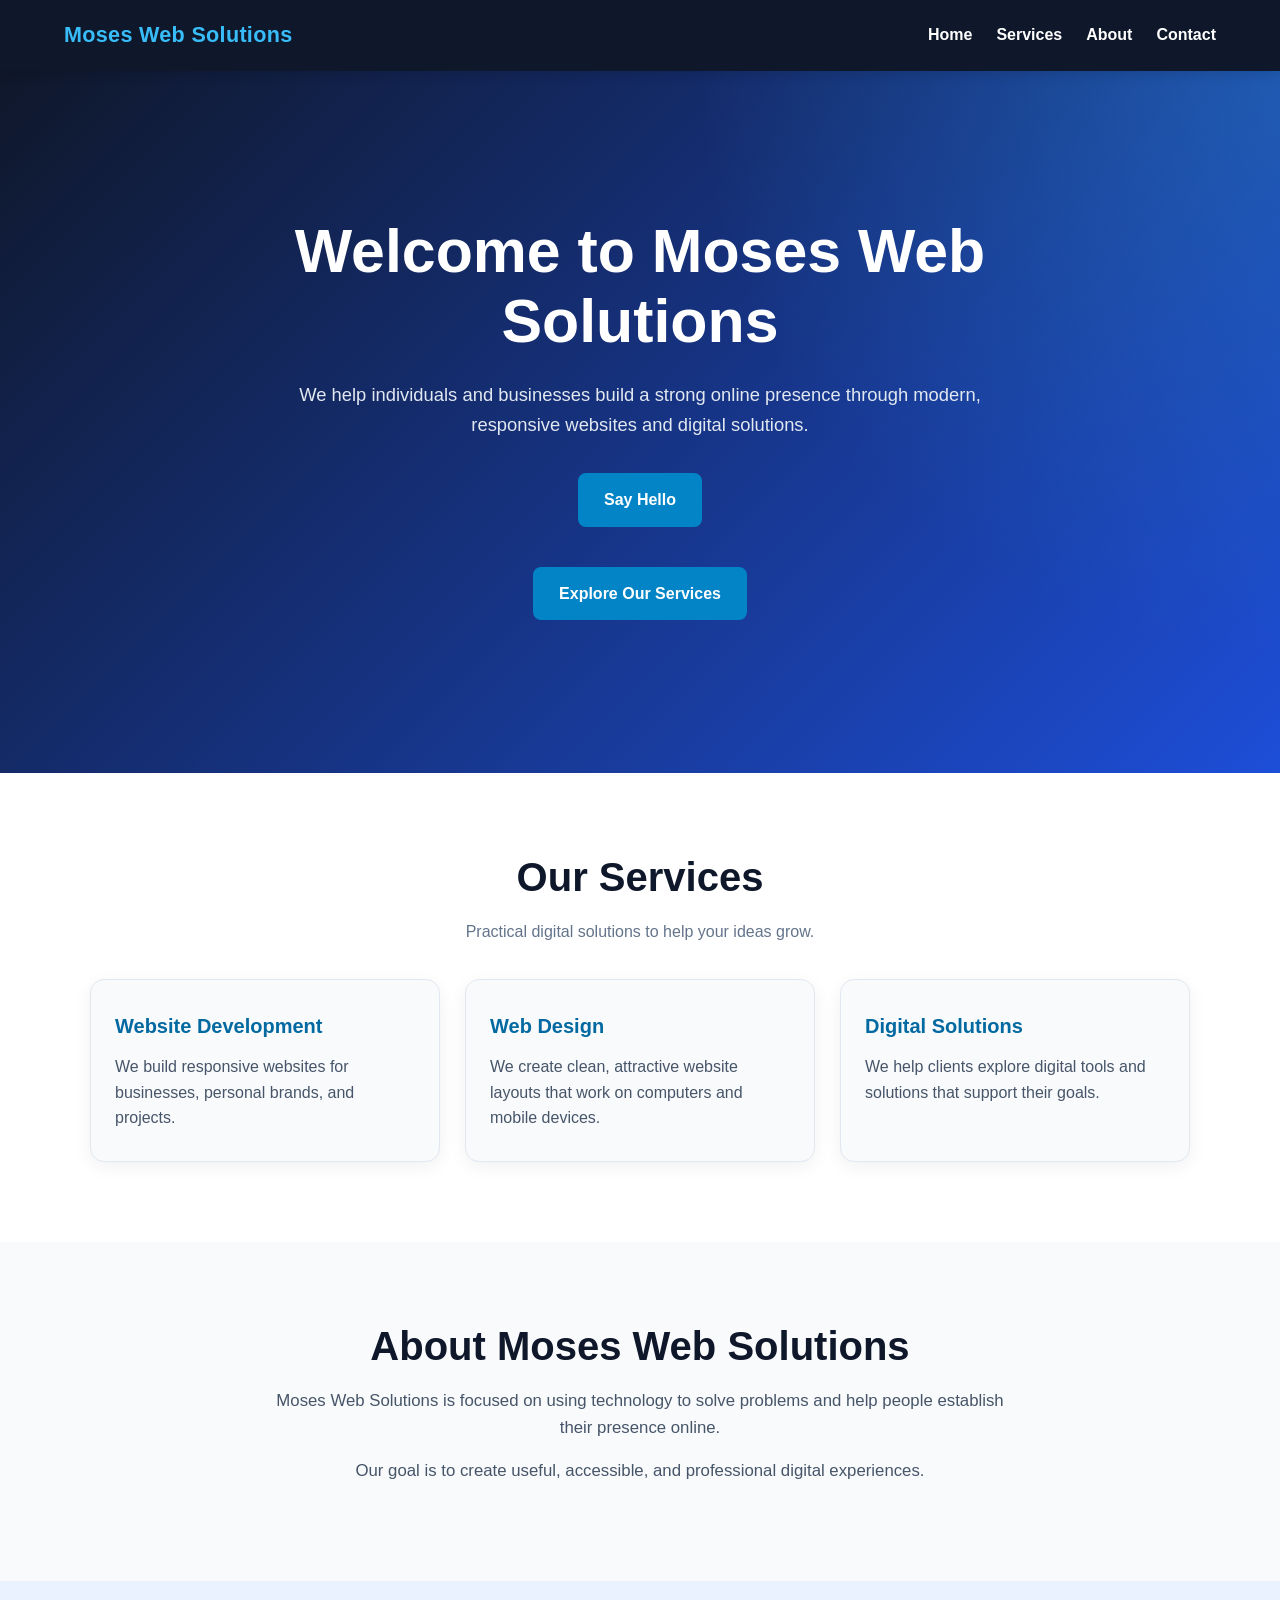
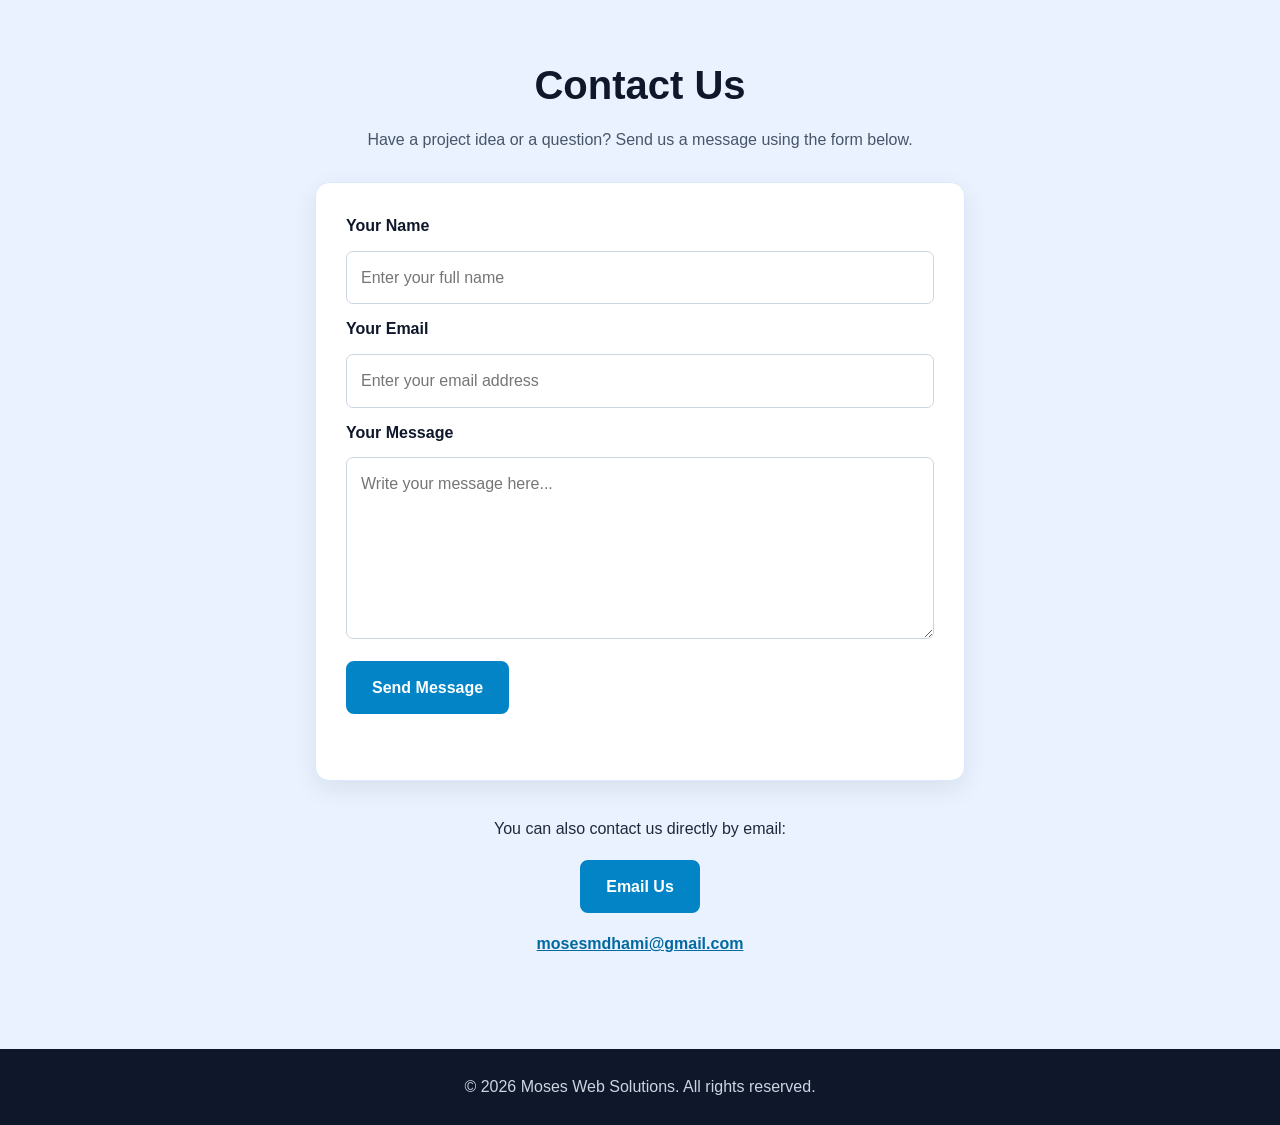
<file: index.html>
<!DOCTYPE html>
<html lang="en">
<head>
    <meta charset="UTF-8">
    <meta name="viewport" content="width=device-width, initial-scale=1.0">

    <title>Moses Web Solutions | Websites & Digital Services</title>

    <meta
        name="description"
        content="Moses Web Solutions provides website development, web design, and digital solutions for individuals and businesses."
    >

    <link rel="stylesheet" href="style.css">
</head>

<body>

    <!-- NAVIGATION -->
    <header>
        <nav class="navbar">
            <div class="logo">Moses Web Solutions</div>

            <ul class="nav-links">
                <li><a href="#home">Home</a></li>
                <li><a href="#services">Services</a></li>
                <li><a href="#about">About</a></li>
                <li><a href="#contact">Contact</a></li>
            </ul>
        </nav>
    </header>

    <main>

        <!-- HERO SECTION -->
        <section id="home" class="hero">
            <div class="hero-content">
                <h1>Welcome to Moses Web Solutions</h1>

                <p>
                    We help individuals and businesses build a strong
                    online presence through modern, responsive websites
                    and digital solutions.
                </p>

                <button type="button" id="welcomeButton" class="btn">
                    Say Hello
                </button>

                <p id="message" aria-live="polite"></p>

                <a href="#services" class="btn">
                    Explore Our Services
                </a>
            </div>
        </section>

        <!-- SERVICES SECTION -->
        <section id="services" class="services">
            <h2>Our Services</h2>

            <p class="section-intro">
                Practical digital solutions to help your ideas grow.
            </p>

            <div class="service-container">

                <article class="service-card">
                    <h3>Website Development</h3>
                    <p>
                        We build responsive websites for businesses,
                        personal brands, and projects.
                    </p>
                </article>

                <article class="service-card">
                    <h3>Web Design</h3>
                    <p>
                        We create clean, attractive website layouts
                        that work on computers and mobile devices.
                    </p>
                </article>

                <article class="service-card">
                    <h3>Digital Solutions</h3>
                    <p>
                        We help clients explore digital tools and
                        solutions that support their goals.
                    </p>
                </article>

            </div>
        </section>

        <!-- ABOUT SECTION -->
        <section id="about" class="about">
            <h2>About Moses Web Solutions</h2>

            <p>
                Moses Web Solutions is focused on using technology
                to solve problems and help people establish their
                presence online.
            </p>

            <p>
                Our goal is to create useful, accessible, and
                professional digital experiences.
            </p>
        </section>

        <!-- CONTACT SECTION -->
        <section id="contact" class="contact">
            <h2>Contact Us</h2>

            <p>
                Have a project idea or a question? Send us a message
                using the form below.
            </p>

            <form
                id="contactForm"
                class="contact-form"
                action="https://formspree.io/f/xljglyvb"
                method="POST"
            >

                <label for="name">Your Name</label>
                <input
                    type="text"
                    id="name"
                    name="name"
                    placeholder="Enter your full name"
                    autocomplete="name"
                    required
                >

                <label for="email">Your Email</label>
                <input
                    type="email"
                    id="email"
                    name="email"
                    placeholder="Enter your email address"
                    autocomplete="email"
                    required
                >

                <label for="messageInput">Your Message</label>
                <textarea
                    id="messageInput"
                    name="message"
                    placeholder="Write your message here..."
                    rows="6"
                    required
                ></textarea>

                <button type="submit" class="btn">
                    Send Message
                </button>

                <p id="formFeedback" aria-live="polite"></p>

            </form>

            <div class="email-contact">
                <p>You can also contact us directly by email:</p>

                <a
                    href="mailto:mosesmdhami@gmail.com"
                    class="btn"
                >
                    Email Us
                </a>

                <p>
                    <a href="mailto:mosesmdhami@gmail.com">
                        mosesmdhami@gmail.com
                    </a>
                </p>
            </div>
        </section>

    </main>

    <!-- FOOTER -->
    <footer>
        <p>
            &copy; <span id="currentYear">2026</span>
            Moses Web Solutions. All rights reserved.
        </p>
    </footer>

    <!-- JAVASCRIPT -->
    <script src="script.js"></script>

    <script>
        document.getElementById("currentYear").textContent =
            new Date().getFullYear();
    </script>

</body>
</html>
</file>
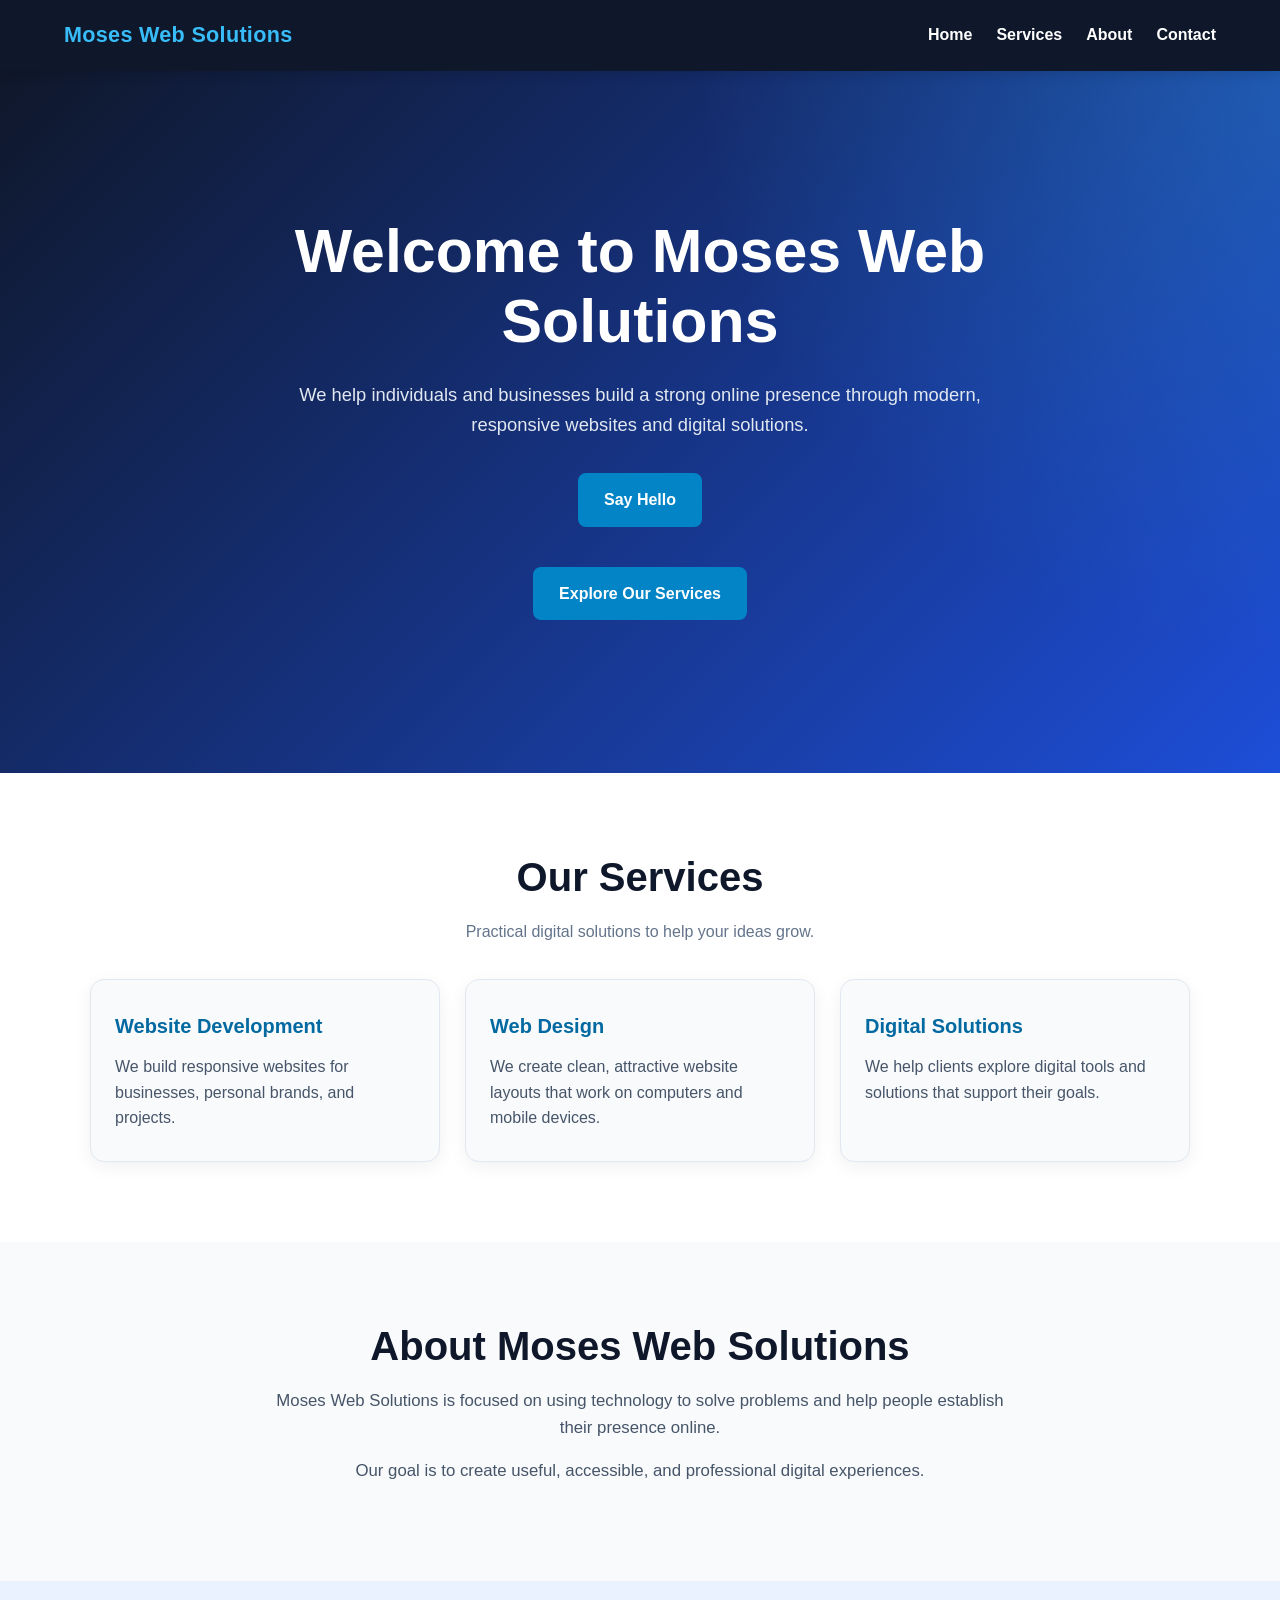
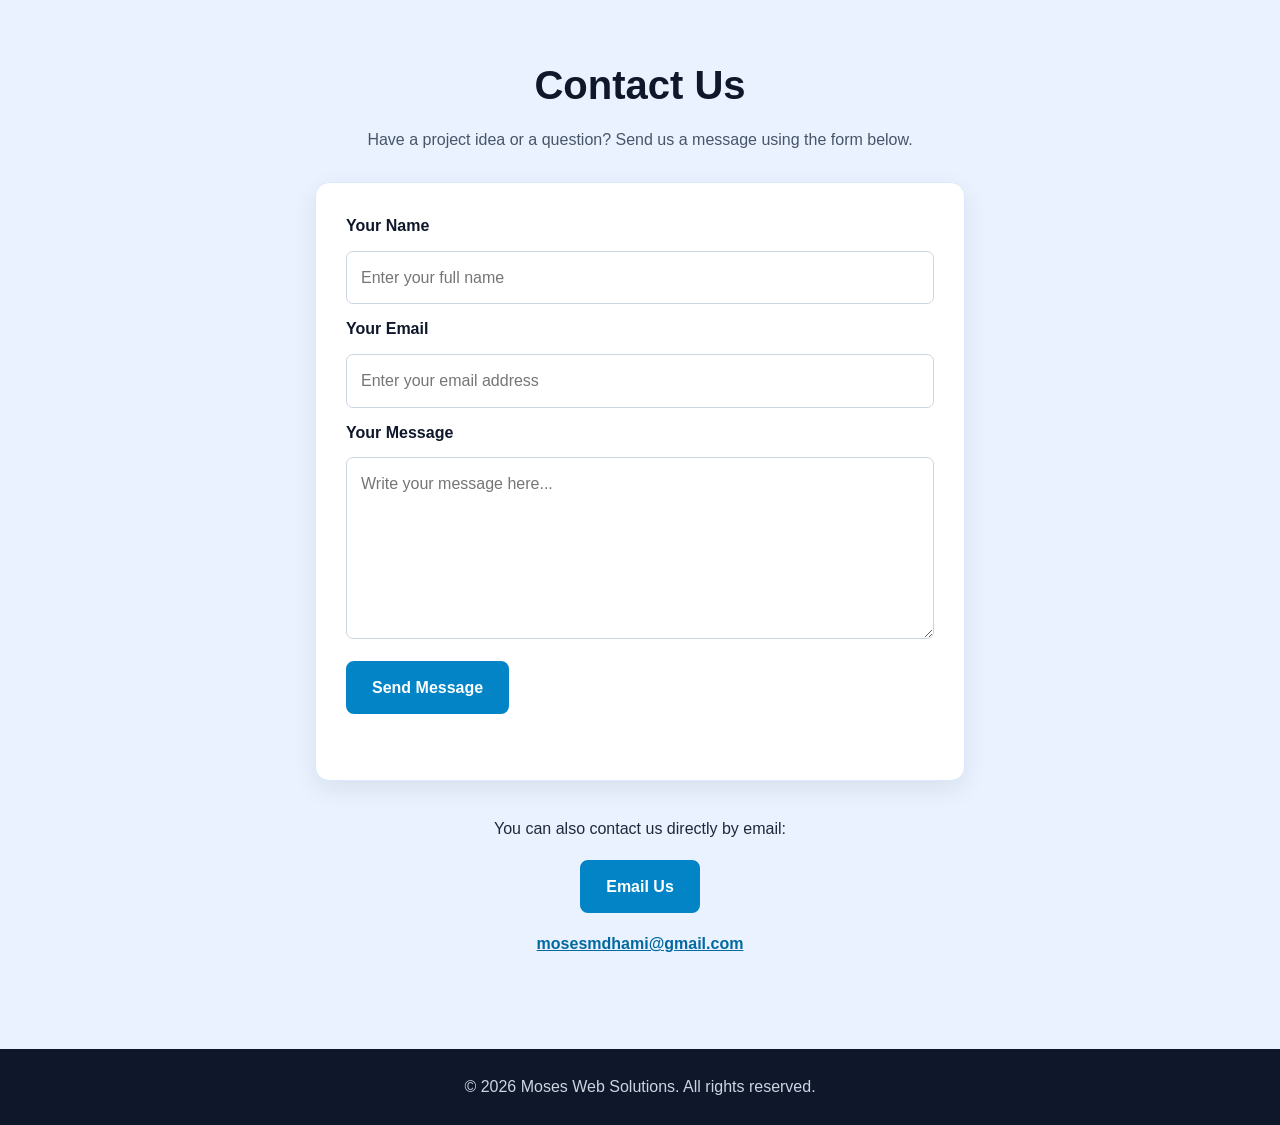
<file: index2.html>
<!DOCTYPE html>
<html lang="en">
<head>
    <meta charset="UTF-8">
    <meta name="viewport" content="width=device-width, initial-scale=1.0">

    <title>Moses Web Solutions | Websites & Digital Services</title>

    <meta
        name="description"
        content="Moses Web Solutions provides website development, web design, and digital solutions for individuals and businesses."
    >

    <link rel="stylesheet" href="style.css">
</head>

<body>

    <!-- NAVIGATION -->
    <header>
        <nav class="navbar">
            <div class="logo">Moses Web Solutions</div>

            <ul class="nav-links">
                <li><a href="#home">Home</a></li>
                <li><a href="#services">Services</a></li>
                <li><a href="#about">About</a></li>
                <li><a href="#contact">Contact</a></li>
            </ul>
        </nav>
    </header>

    <main>

        <!-- HERO SECTION -->
        <section id="home" class="hero">
            <div class="hero-content">
                <h1>Welcome to Moses Web Solutions</h1>

                <p>
                    We help individuals and businesses build a strong
                    online presence through modern, responsive websites
                    and digital solutions.
                </p>

                <button type="button" id="welcomeButton" class="btn">
                    Say Hello
                </button>

                <p id="message" aria-live="polite"></p>

                <a href="#services" class="btn">
                    Explore Our Services
                </a>
            </div>
        </section>

        <!-- SERVICES SECTION -->
        <section id="services" class="services">
            <h2>Our Services</h2>

            <p class="section-intro">
                Practical digital solutions to help your ideas grow.
            </p>

            <div class="service-container">

                <article class="service-card">
                    <h3>Website Development</h3>
                    <p>
                        We build responsive websites for businesses,
                        personal brands, and projects.
                    </p>
                </article>

                <article class="service-card">
                    <h3>Web Design</h3>
                    <p>
                        We create clean, attractive website layouts
                        that work on computers and mobile devices.
                    </p>
                </article>

                <article class="service-card">
                    <h3>Digital Solutions</h3>
                    <p>
                        We help clients explore digital tools and
                        solutions that support their goals.
                    </p>
                </article>

            </div>
        </section>

        <!-- ABOUT SECTION -->
        <section id="about" class="about">
            <h2>About Moses Web Solutions</h2>

            <p>
                Moses Web Solutions is focused on using technology
                to solve problems and help people establish their
                presence online.
            </p>

            <p>
                Our goal is to create useful, accessible, and
                professional digital experiences.
            </p>
        </section>

        <!-- CONTACT SECTION -->
        <section id="contact" class="contact">
            <h2>Contact Us</h2>

            <p>
                Have a project idea or a question? Send us a message
                using the form below.
            </p>

            <form
                id="contactForm"
                class="contact-form"
                action="https://formspree.io/f/xljglyvb"
                method="POST"
            >

                <label for="name">Your Name</label>
                <input
                    type="text"
                    id="name"
                    name="name"
                    placeholder="Enter your full name"
                    autocomplete="name"
                    required
                >

                <label for="email">Your Email</label>
                <input
                    type="email"
                    id="email"
                    name="email"
                    placeholder="Enter your email address"
                    autocomplete="email"
                    required
                >

                <label for="messageInput">Your Message</label>
                <textarea
                    id="messageInput"
                    name="message"
                    placeholder="Write your message here..."
                    rows="6"
                    required
                ></textarea>

                <button type="submit" class="btn">
                    Send Message
                </button>

                <p id="formFeedback" aria-live="polite"></p>

            </form>

            <div class="email-contact">
                <p>You can also contact us directly by email:</p>

                <a
                    href="mailto:mosesmdhami@gmail.com"
                    class="btn"
                >
                    Email Us
                </a>

                <p>
                    <a href="mailto:mosesmdhami@gmail.com">
                        mosesmdhami@gmail.com
                    </a>
                </p>
            </div>
        </section>

    </main>

    <!-- FOOTER -->
    <footer>
        <p>
            &copy; <span id="currentYear">2026</span>
            Moses Web Solutions. All rights reserved.
        </p>
    </footer>

    <!-- JAVASCRIPT -->
    <script src="script.js"></script>

    <script>
        document.getElementById("currentYear").textContent =
            new Date().getFullYear();
    </script>

</body>
</html>
</file>
<file: style.css>
/* ========================================
   MOSES WEB SOLUTIONS - MAIN STYLESHEET
   ======================================== */

/* 1. GLOBAL STYLES */
* {
    margin: 0;
    padding: 0;
    box-sizing: border-box;
}

html {
    scroll-behavior: smooth;
    scroll-padding-top: 85px;
}

body {
    font-family: Arial, Helvetica, sans-serif;
    line-height: 1.6;
    color: #1e293b;
    background-color: #f8fafc;
}

a {
    color: inherit;
}

button,
input,
textarea {
    font: inherit;
}

button,
a {
    -webkit-tap-highlight-color: transparent;
}

/* 2. NAVIGATION BAR */
header {
    background-color: #0f172a;
    color: #ffffff;
    position: sticky;
    top: 0;
    z-index: 1000;
    box-shadow: 0 3px 12px rgba(0, 0, 0, 0.12);
}

.navbar {
    max-width: 1200px;
    margin: 0 auto;
    padding: 18px 24px;
    display: flex;
    align-items: center;
    justify-content: space-between;
    gap: 20px;
}

.logo {
    font-size: 1.35rem;
    font-weight: 800;
    letter-spacing: 0.3px;
    color: #38bdf8;
}

.nav-links {
    list-style: none;
    display: flex;
    align-items: center;
    gap: 24px;
}

.nav-links a {
    color: #ffffff;
    text-decoration: none;
    font-weight: 600;
    transition: color 0.2s ease;
}

.nav-links a:hover,
.nav-links a:focus-visible {
    color: #38bdf8;
}

/* 3. HERO SECTION */
.hero {
    min-height: 78vh;
    padding: 100px 24px;
    display: flex;
    align-items: center;
    justify-content: center;
    text-align: center;
    color: #ffffff;
    background:
        radial-gradient(
            circle at top right,
            rgba(56, 189, 248, 0.24),
            transparent 40%
        ),
        linear-gradient(135deg, #0f172a, #1d4ed8);
}

.hero-content {
    width: 100%;
    max-width: 850px;
}

.hero h1 {
    font-size: clamp(2.2rem, 5vw, 3.8rem);
    line-height: 1.15;
    margin-bottom: 24px;
}

.hero-content > p {
    max-width: 720px;
    margin: 0 auto 28px;
    font-size: 1.15rem;
    color: #e2e8f0;
}

#message {
    margin-top: 18px;
    font-weight: 700;
    color: #bae6fd;
}

/* 4. BUTTONS */
.btn {
    display: inline-block;
    padding: 12px 24px;
    margin: 6px 5px;
    border: 2px solid #0284c7;
    border-radius: 8px;
    background-color: #0284c7;
    color: #ffffff;
    text-decoration: none;
    font-weight: 700;
    text-align: center;
    cursor: pointer;
    transition:
        background-color 0.2s ease,
        border-color 0.2s ease,
        transform 0.2s ease;
}

.btn:hover {
    background-color: #0369a1;
    border-color: #0369a1;
    transform: translateY(-2px);
}

.btn:focus-visible {
    outline: 3px solid #fbbf24;
    outline-offset: 3px;
}

/* 5. SHARED SECTION STYLES */
section:not(.hero) {
    padding: 80px 24px;
}

section h2 {
    margin-bottom: 18px;
    font-size: clamp(1.8rem, 4vw, 2.5rem);
    line-height: 1.2;
    text-align: center;
    color: #0f172a;
}

.section-intro {
    text-align: center;
    margin-bottom: 35px;
    color: #64748b;
}

/* 6. SERVICES SECTION */
.services {
    background-color: #ffffff;
    text-align: center;
}

.service-container {
    max-width: 1100px;
    margin: 35px auto 0;
    display: grid;
    grid-template-columns: repeat(3, minmax(0, 1fr));
    gap: 25px;
    text-align: left;
}

.service-card {
    padding: 30px 24px;
    background-color: #f8fafc;
    border: 1px solid #e2e8f0;
    border-radius: 14px;
    box-shadow: 0 5px 18px rgba(15, 23, 42, 0.06);
    transition:
        transform 0.2s ease,
        box-shadow 0.2s ease;
}

.service-card:hover {
    transform: translateY(-5px);
    box-shadow: 0 12px 28px rgba(15, 23, 42, 0.12);
}

.service-card h3 {
    margin-bottom: 12px;
    font-size: 1.25rem;
    color: #0369a1;
}

.service-card p {
    color: #475569;
}

/* 7. ABOUT SECTION */
.about {
    max-width: 900px;
    margin: 0 auto;
    text-align: center;
}

.about p {
    max-width: 760px;
    margin: 16px auto;
    color: #475569;
    font-size: 1.05rem;
}

/* 8. CONTACT SECTION */
.contact {
    background-color: #eaf2ff;
    text-align: center;
}

.contact > p {
    max-width: 700px;
    margin: 0 auto 28px;
    color: #475569;
}

.contact-form {
    width: 100%;
    max-width: 650px;
    margin: 30px auto;
    padding: 30px;
    display: flex;
    flex-direction: column;
    gap: 12px;
    text-align: left;
    background-color: #ffffff;
    border: 1px solid #dbeafe;
    border-radius: 14px;
    box-shadow: 0 8px 25px rgba(15, 23, 42, 0.08);
}

.contact-form label {
    font-weight: 700;
    color: #0f172a;
}

.contact-form input,
.contact-form textarea {
    width: 100%;
    padding: 13px 14px;
    border: 1px solid #cbd5e1;
    border-radius: 7px;
    background-color: #ffffff;
    color: #0f172a;
    outline: none;
    transition:
        border-color 0.2s ease,
        box-shadow 0.2s ease;
}

.contact-form input:focus,
.contact-form textarea:focus {
    border-color: #0284c7;
    box-shadow: 0 0 0 3px rgba(2, 132, 199, 0.15);
}

.contact-form textarea {
    resize: vertical;
    min-height: 140px;
}

.contact-form button {
    align-self: flex-start;
    margin: 10px 0 0;
}

#formFeedback {
    min-height: 1.5em;
    font-weight: 600;
    overflow-wrap: anywhere;
}

.email-contact {
    margin: 35px auto 0;
}

.email-contact p {
    margin: 12px 0;
}

.email-contact > p > a:not(.btn) {
    color: #0369a1;
    font-weight: 700;
    overflow-wrap: anywhere;
}

/* 9. FOOTER */
footer {
    padding: 25px 20px;
    background-color: #0f172a;
    color: #cbd5e1;
    text-align: center;
}

footer p {
    margin: 0;
}

/* 10. RESPONSIVE DESIGN */
@media (max-width: 800px) {
    .navbar {
        flex-direction: column;
        gap: 12px;
    }

    .nav-links {
        justify-content: center;
        flex-wrap: wrap;
        gap: 12px 20px;
    }

    .hero {
        min-height: 65vh;
        padding: 75px 20px;
    }

    .service-container {
        grid-template-columns: repeat(2, minmax(0, 1fr));
    }
}

@media (max-width: 560px) {
    .navbar {
        padding: 16px;
    }

    .logo {
        font-size: 1.15rem;
        text-align: center;
    }

    .nav-links {
        gap: 10px 15px;
        font-size: 0.92rem;
    }

    .hero {
        padding: 65px 18px;
    }

    .hero-content > p {
        font-size: 1rem;
    }

    section:not(.hero) {
        padding: 55px 18px;
    }

    .service-container {
        grid-template-columns: 1fr;
    }

    .contact-form {
        padding: 22px 18px;
    }

    .contact-form button {
        width: 100%;
    }

    .btn {
        max-width: 100%;
    }
}

/* 11. REDUCE MOTION FOR ACCESSIBILITY */
@media (prefers-reduced-motion: reduce) {
    html {
        scroll-behavior: auto;
    }

    *,
    *::before,
    *::after {
        transition-duration: 0.01ms !important;
        animation-duration: 0.01ms !important;
    }
}
</file>
